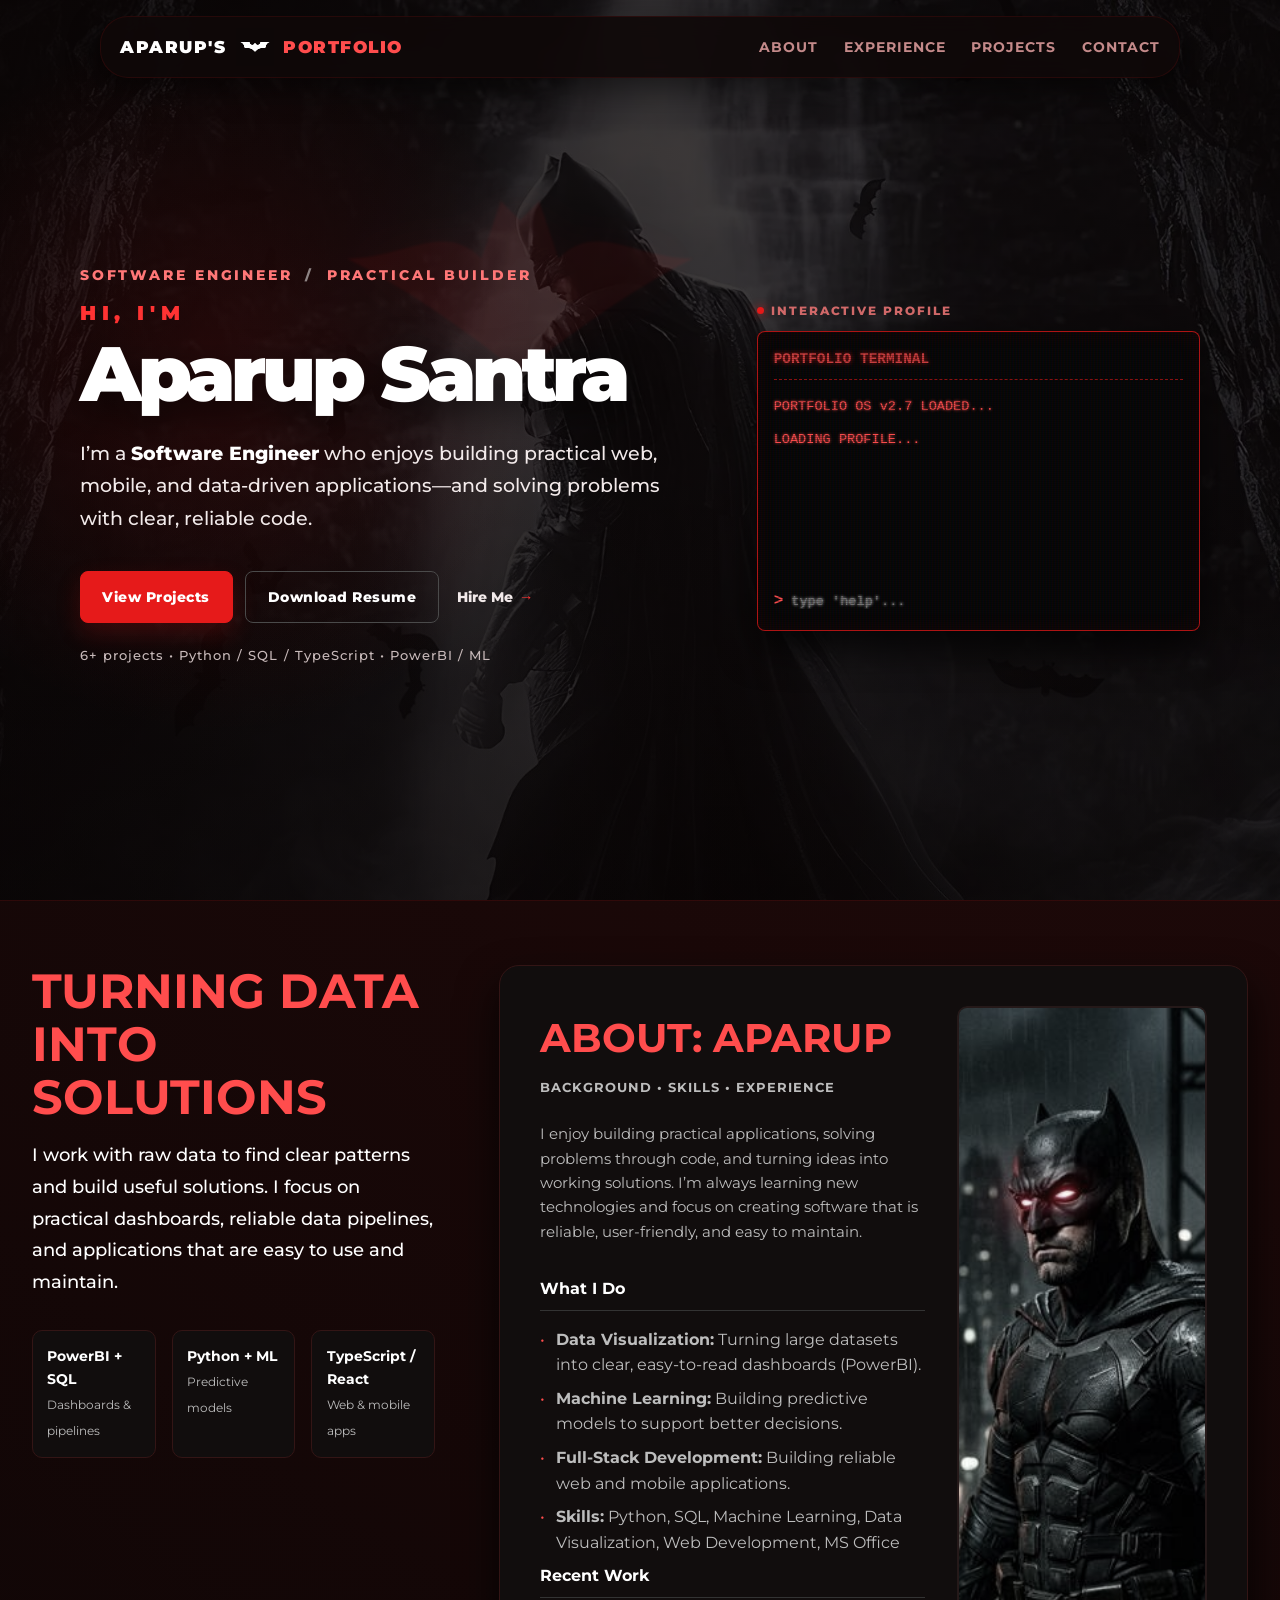
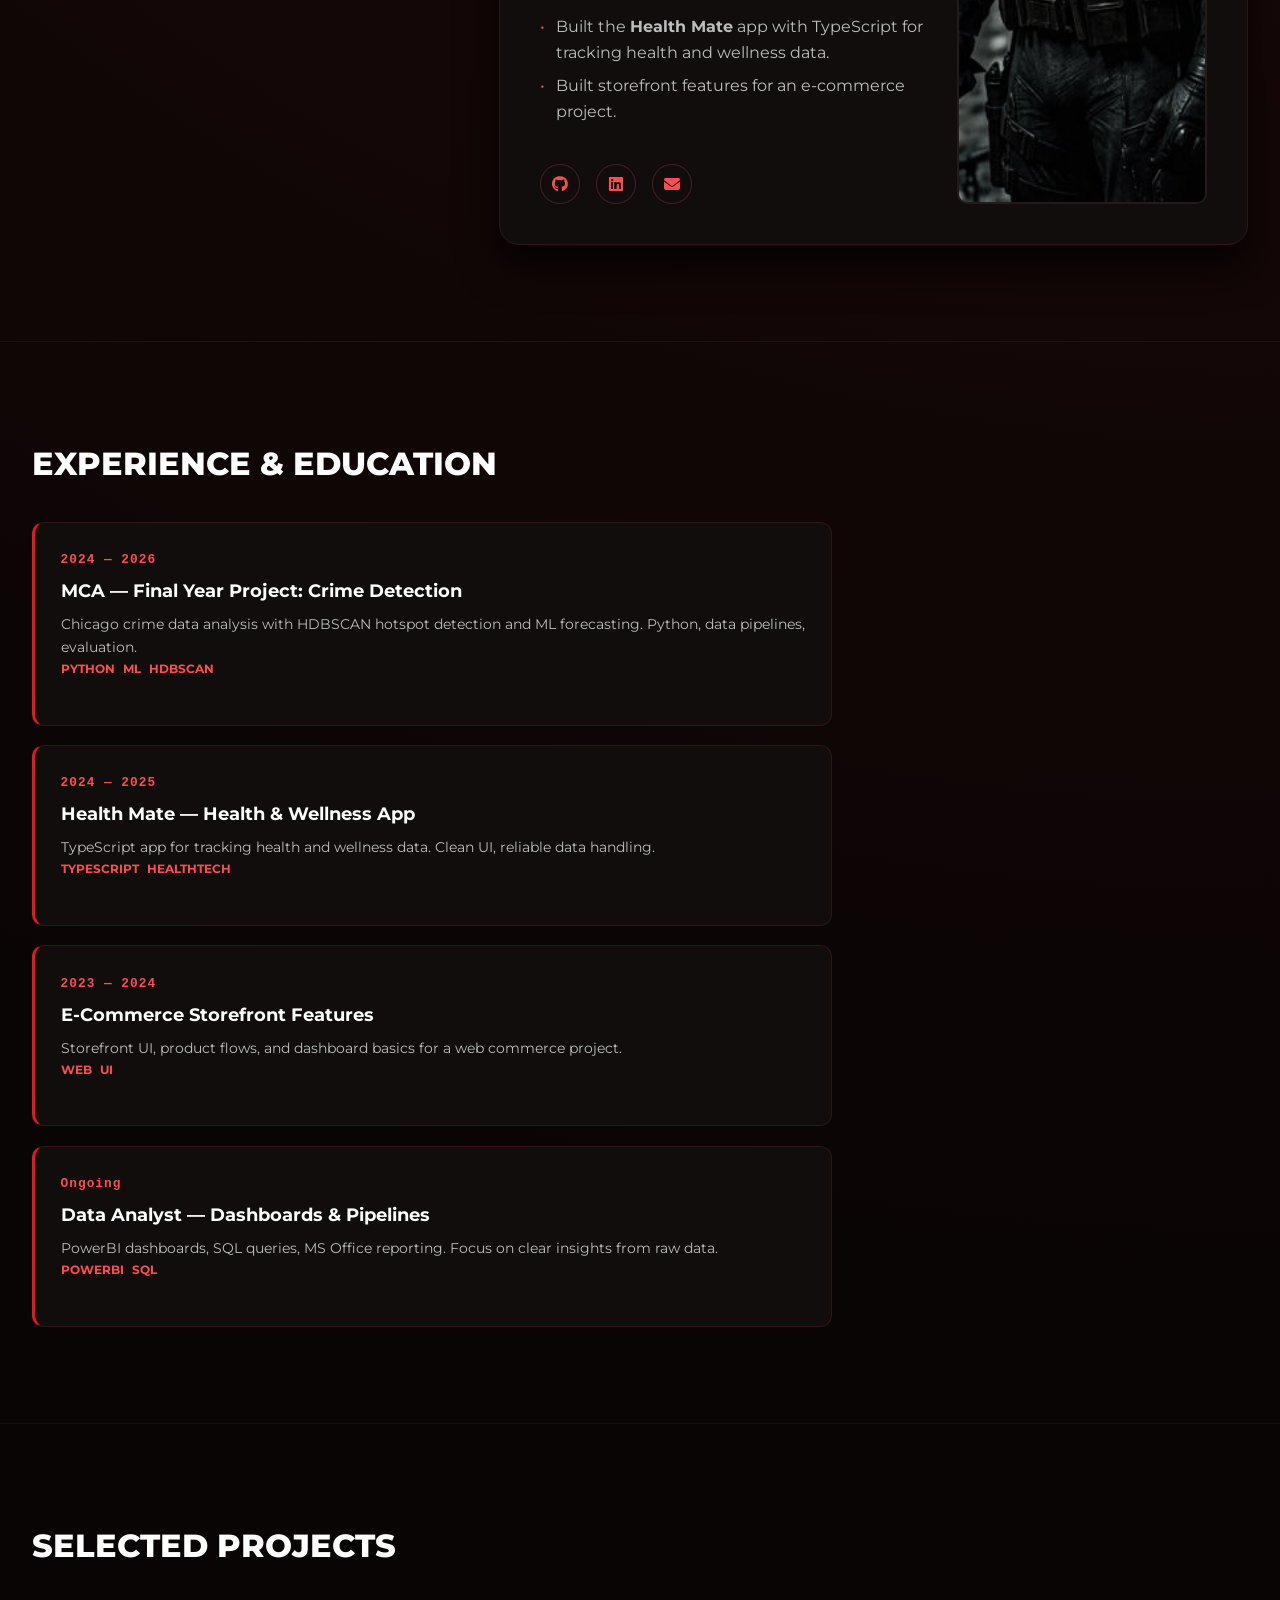
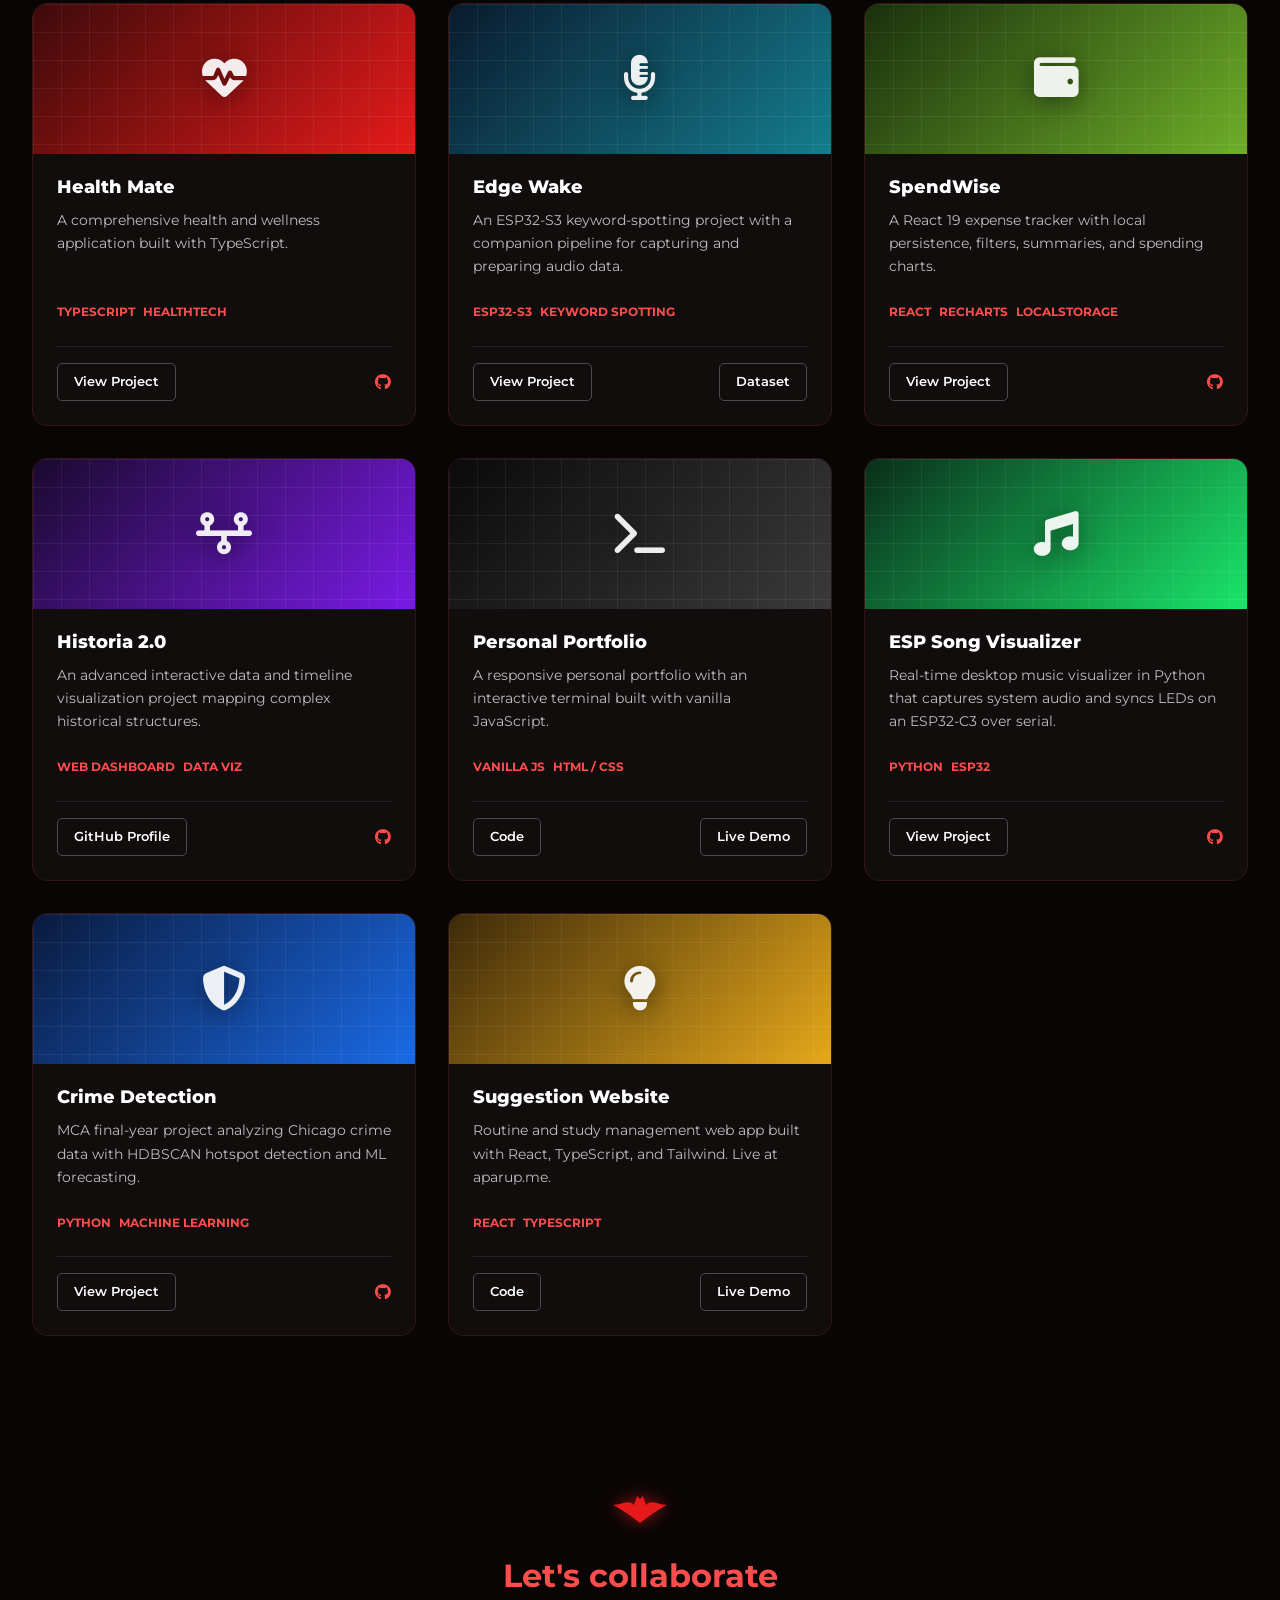
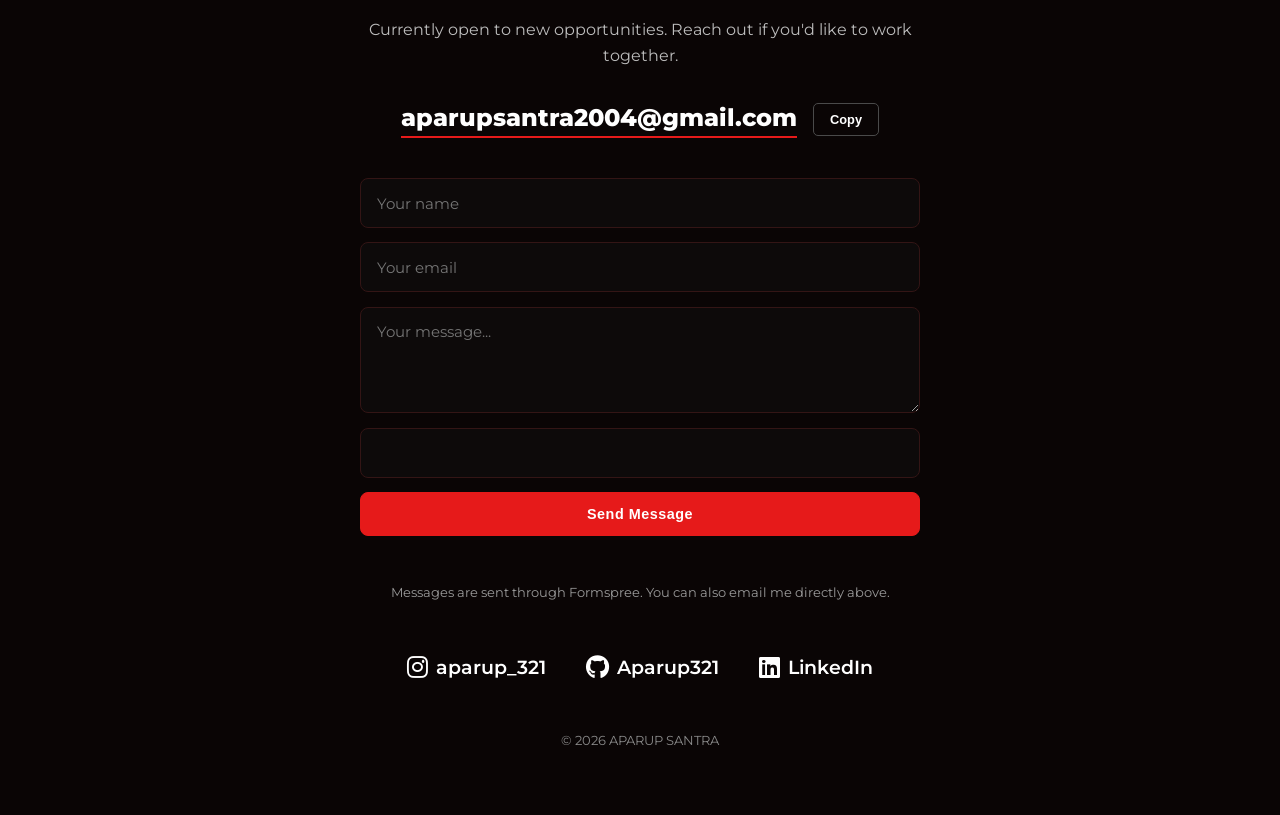
<file: index.html>
<!DOCTYPE html>
<html lang="en">

<head>
    <meta charset="UTF-8">
    <meta name="viewport" content="width=device-width, initial-scale=1.0">
    <title>Aparup Santra - Software Engineer &amp; Tech Enthusiast</title>
    <link rel="icon" type="image/png" href="assets/icons/icon-192.png">
    <link rel="apple-touch-icon" href="assets/icons/icon-192.png">
    <link rel="manifest" href="manifest.webmanifest">
    <meta name="apple-mobile-web-app-capable" content="yes">
    <meta name="mobile-web-app-capable" content="yes">
    <meta name="referrer" content="strict-origin-when-cross-origin">
    <link rel="preload" as="image" href="assets/images/batcave-bg.webp" type="image/webp" fetchpriority="high">
    <meta name="description" content="Aparup Santra is a software engineer and data analyst building web apps, mobile apps, dashboards, and data-driven solutions.">
    <meta name="author" content="Aparup Santra">
    <meta name="theme-color" content="#0a0505">
    <link rel="canonical" href="https://aparup.xyz/">
    <meta property="og:type" content="website">
    <meta property="og:title" content="Aparup Santra - Software Engineer &amp; Tech Enthusiast">
    <meta property="og:description" content="Aparup Santra is a software engineer and data analyst building web apps, mobile apps, dashboards, and data-driven solutions.">
    <meta property="og:url" content="https://aparup.xyz/">
    <meta property="og:image" content="https://aparup.xyz/assets/images/og-image.jpg">
    <meta property="og:image:alt" content="Dark Batman-inspired portfolio artwork for Aparup Santra">
    <meta property="og:image:type" content="image/jpeg">
    <meta property="og:image:width" content="1200">
    <meta property="og:image:height" content="630">
    <meta name="twitter:card" content="summary_large_image">
    <meta name="twitter:title" content="Aparup Santra - Software Engineer &amp; Tech Enthusiast">
    <meta name="twitter:description" content="Aparup Santra is a software engineer and data analyst building web apps, mobile apps, dashboards, and data-driven solutions.">
    <meta name="twitter:image" content="https://aparup.xyz/assets/images/og-image.jpg">
    <meta name="twitter:image:alt" content="Dark Batman-inspired portfolio artwork for Aparup Santra">
    <!-- Load FontAwesome for icons -->
    <link rel="stylesheet" href="https://cdnjs.cloudflare.com/ajax/libs/font-awesome/6.4.0/css/all.min.css"
        integrity="sha384-iw3OoTErCYJJB9mCa8LNS2hbsQ7M3C0EpIsO/H5+EGAkPGc6rk+V8i04oW/K5xq0" crossorigin="anonymous">
    <link rel="stylesheet" href="styles/main.css">
    <script type="application/ld+json">
    {
      "@context": "https://schema.org",
      "@type": "Person",
      "name": "Aparup Santra",
      "url": "https://aparup.xyz/",
       "jobTitle": "Software Engineer & Tech Enthusiast",
       "description": "Aparup Santra is a software engineer and data analyst building web apps, mobile apps, dashboards, and data-driven solutions.",
       "image": "https://aparup.xyz/assets/images/og-image.jpg",
       "knowsAbout": [
         "Python",
         "SQL",
         "TypeScript",
         "React",
         "Power BI",
         "Machine Learning",
         "Data Visualization"
       ],
      "email": "mailto:aparupsantra2004@gmail.com",
      "sameAs": [
        "https://github.com/Aparup321",
        "https://www.instagram.com/aparup_321/",
        "https://www.linkedin.com/in/aparup-santra-869a1743a/"
      ]
    }
    </script>
</head>

<body>
    <a class="skip-link" href="#main">Skip to content</a>
    <!-- Matrix Canvas Overlay -->
    <canvas id="matrix-canvas" aria-hidden="true"></canvas>


    <header class="nav-wrapper">
        <nav aria-label="Primary">
            <div class="nav-left">
                <span class="brand-left">APARUP'S</span>
                <img class="main-logo-img" src="assets/images/logo.png" alt="Aparup Santra logo" width="38" height="38" fetchpriority="high">
                <span class="brand-right">PORTFOLIO</span>
            </div>
            <button class="nav-toggle" type="button" aria-expanded="false" aria-controls="nav-menu" aria-label="Toggle menu"><i class="fas fa-bars" aria-hidden="true"></i></button>
            <ul class="nav-links" id="nav-menu">
                <li><a href="#about-details">About</a></li>
                <li><a href="#experience">Experience</a></li>
                <li><a href="#work">Projects</a></li>
                <li><a href="#contact">Contact</a></li>
            </ul>
        </nav>
    </header>

    <main id="main" tabindex="-1">
    <section class="hero hero-main" id="about" aria-labelledby="hero-title">
        <div class="container hero-grid hero-main-grid">

            <!-- Left Side Intro Text -->
            <div class="hero-left hero-intro">
                <!-- Bat Signal Background -->
                <div class="bat-signal" aria-hidden="true">
                    <svg class="bat-signal-svg" viewBox="0 0 100 50">
                        <path d="M 50 45 Q 25 25 5 15 C 20 15 30 5 40 15 L 45 0 L 50 5 L 55 0 L 60 15 C 70 5 80 15 95 15 Q 75 25 50 45 Z" />
                    </svg>
                </div>
                <p class="hero-eyebrow">SOFTWARE ENGINEER <span aria-hidden="true">/</span> PRACTICAL BUILDER</p>
                <h1 class="hero-title" id="hero-title">
                    <span class="hero-title-greeting">HI, I'M</span>
                    <span class="hero-title-name">Aparup Santra</span>
                </h1>
                <p class="hero-lede">I’m a <strong>Software Engineer</strong> who enjoys building practical web, mobile, and data-driven applications—and solving problems with clear, reliable code.</p>
                <div class="hero-cta" role="group" aria-label="Hero actions">
                    <a href="#work" class="btn-primary">View Projects</a>
                    <a href="assets/resume.pdf" class="btn-secondary" download>Download Resume</a>
                    <a href="#contact" class="hero-contact-link">Hire Me <span aria-hidden="true">→</span></a>
                </div>
                <p class="hero-stats">6+ projects • Python / SQL / TypeScript • PowerBI / ML</p>
            </div>

            <div class="hero-right hero-terminal-side">
                <div class="hero-terminal-wrap">
                <p class="terminal-label"><span class="terminal-status" aria-hidden="true"></span> INTERACTIVE PROFILE</p>
                <div class="terminal-container">
                    <div class="terminal-header">PORTFOLIO TERMINAL</div>
                    <div id="terminal-output" role="log" aria-label="Terminal output" aria-live="off"></div>
                    <div id="terminal-announcer" class="visually-hidden" aria-live="polite" aria-atomic="true"></div>
                    <div class="terminal-input-line">
                        <span aria-hidden="true">></span>
                        <label class="visually-hidden" for="terminal-input">Terminal input</label>
                        <input type="text" id="terminal-input" placeholder="type 'help'..." autocomplete="off" spellcheck="false">
                    </div>
                </div>
                </div>
            </div>

        </div>
    </section>

    <!-- About Details Section -->
    <section class="hero about-details-section" id="about-details">
        <div class="container hero-grid about-details-grid">

            <!-- Left Side Intro -->
            <div class="hero-left">
                <h2 class="glitch-title about-intro-title">TURNING DATA<br>INTO SOLUTIONS</h2>
                <p>I work with raw data to find clear patterns and build useful solutions. I focus on practical dashboards, reliable data pipelines, and applications that are easy to use and maintain.</p>
                <div class="about-highlights">
                    <div><strong>PowerBI + SQL</strong><span>Dashboards & pipelines</span></div>
                    <div><strong>Python + ML</strong><span>Predictive models</span></div>
                    <div><strong>TypeScript / React</strong><span>Web & mobile apps</span></div>
                </div>
            </div>

            <!-- Right Side Details Card -->
            <div class="hero-right">
                <div class="hero-card about-card">
                    <div class="hero-card-content">
                        <h2 class="glitch-title">ABOUT: APARUP</h2>
                        <h3>Background • Skills • Experience</h3>

                        <p class="about-summary">
                           I enjoy building practical applications, solving problems through code, and turning
                            ideas into working solutions. I’m always learning new technologies and focus on 
                            creating software that is reliable, user-friendly, and easy to maintain.
                        </p>

                        <h4 class="bio-heading">
                            What I Do</h4>
                        <ul class="bio-list bio-list-spaced">
                            <li><strong>Data Visualization:</strong> Turning large datasets into clear, easy-to-read dashboards (PowerBI).</li>
                            <li><strong>Machine Learning:</strong> Building predictive models to support better decisions.</li>
                            <li><strong>Full-Stack Development:</strong> Building reliable web and mobile applications.</li>
                            <li><strong>Skills:</strong> Python, SQL, Machine Learning, Data Visualization, Web
                                Development, MS Office</li>
                        </ul>

                        <h4 class="bio-heading">
                            Recent Work</h4>
                        <ul class="bio-list">
                            <li>Built the <strong>Health Mate</strong> app with TypeScript for tracking health and wellness data.</li>
                            <li>Built storefront features for an e-commerce project.</li>
                        </ul>
                        <div class="card-socials">
                            <a href="https://github.com/Aparup321" target="_blank" rel="noopener" aria-label="GitHub"><i class="fab fa-github"></i></a>
                            <a href="https://www.linkedin.com/in/aparup-santra-869a1743a/" target="_blank" rel="noopener" aria-label="LinkedIn"><i class="fab fa-linkedin"></i></a>
                            <a href="mailto:aparupsantra2004@gmail.com" aria-label="Email"><i class="fas fa-envelope"></i></a>
                        </div>
                    </div>
                    <div class="hero-card-image">
                            <img src="assets/images/portrait.jpg" alt="Batman-inspired artwork in a dark city" loading="lazy" width="600" height="600">
                    </div>
                </div>



            </div>
        </div>
    </section>

    <!-- Experience & Education Section -->
    <!-- Keep this timeline aligned with current education and project work. -->
    <section id="experience">
        <div class="container">
            <h2 class="section-title glitch-title">Experience & Education</h2>
            <div class="timeline">
                <div class="timeline-item">
                    <span class="timeline-date">2024 — 2026</span>
                    <h3>MCA — Final Year Project: Crime Detection</h3>
                    <p>Chicago crime data analysis with HDBSCAN hotspot detection and ML forecasting. Python, data pipelines, evaluation.</p>
                    <div class="tags"><span class="tag">Python</span><span class="tag">ML</span><span class="tag">HDBSCAN</span></div>
                </div>
                <div class="timeline-item">
                    <span class="timeline-date">2024 — 2025</span>
                    <h3>Health Mate — Health & Wellness App</h3>
                    <p>TypeScript app for tracking health and wellness data. Clean UI, reliable data handling.</p>
                    <div class="tags"><span class="tag">TypeScript</span><span class="tag">HealthTech</span></div>
                </div>
                <div class="timeline-item">
                    <span class="timeline-date">2023 — 2024</span>
                    <h3>E-Commerce Storefront Features</h3>
                    <p>Storefront UI, product flows, and dashboard basics for a web commerce project.</p>
                    <div class="tags"><span class="tag">Web</span><span class="tag">UI</span></div>
                </div>
                <div class="timeline-item">
                    <span class="timeline-date">Ongoing</span>
                    <h3>Data Analyst — Dashboards & Pipelines</h3>
                    <p>PowerBI dashboards, SQL queries, MS Office reporting. Focus on clear insights from raw data.</p>
                    <div class="tags"><span class="tag">PowerBI</span><span class="tag">SQL</span></div>
                </div>
            </div>
        </div>
    </section>

    <!-- Projects Section -->
    <section id="work">
        <div class="container">
            <h2 class="section-title glitch-title">Selected Projects</h2>

            <div class="projects-grid">
                <!-- Project 1 -->
                <div class="card">
                    <div class="project-thumb thumb-1">
                        <i class="fas fa-heart-pulse" aria-hidden="true"></i>
                    </div>
                    <h3 class="card-header">
                        Health Mate
                    </h3>
                    <div class="card-body">
                        <p>A comprehensive health and wellness application built with TypeScript.</p>
                        <div class="tags">
                            <span class="tag">TypeScript</span>
                            <span class="tag">HealthTech</span>
                        </div>
                        <div class="card-footer">
                            <a href="https://github.com/Aparup321/health-mate-2.0" target="_blank" rel="noopener"
                                class="btn-small">View Project</a>
                            <i class="fab fa-github card-link-icon" aria-hidden="true"></i>
                        </div>
                    </div>
                </div>

                <!-- Project 2 -->
                <div class="card">
                    <div class="project-thumb thumb-7">
                        <i class="fas fa-microphone-lines" aria-hidden="true"></i>
                    </div>
                    <h3 class="card-header">
                        Edge Wake
                    </h3>
                    <div class="card-body">
                        <p>An ESP32-S3 keyword-spotting project with a companion pipeline for capturing and preparing audio data.</p>
                        <div class="tags">
                            <span class="tag">ESP32-S3</span>
                            <span class="tag">Keyword Spotting</span>
                        </div>
                        <div class="card-footer">
                            <a href="https://github.com/Aparup321/edge_wake" target="_blank" rel="noopener" class="btn-small">View Project</a>
                            <a href="https://github.com/Aparup321/edge_wake_dataset" target="_blank" rel="noopener" class="btn-small">Dataset</a>
                        </div>
                    </div>
                </div>

                <!-- Project 3 -->
                <div class="card">
                    <div class="project-thumb thumb-8">
                        <i class="fas fa-wallet" aria-hidden="true"></i>
                    </div>
                    <h3 class="card-header">
                        SpendWise
                    </h3>
                    <div class="card-body">
                        <p>A React 19 expense tracker with local persistence, filters, summaries, and spending charts.</p>
                        <div class="tags">
                            <span class="tag">React</span>
                            <span class="tag">Recharts</span>
                            <span class="tag">LocalStorage</span>
                        </div>
                        <div class="card-footer">
                            <a href="https://github.com/Aparup321/expense-tracker" target="_blank" rel="noopener" class="btn-small">View Project</a>
                            <i class="fab fa-github card-link-icon" aria-hidden="true"></i>
                        </div>
                    </div>
                </div>

                <!-- Project 4 -->
                <div class="card">
                    <div class="project-thumb thumb-2">
                        <i class="fas fa-timeline" aria-hidden="true"></i>
                    </div>
                    <h3 class="card-header">
                        Historia 2.0
                    </h3>
                    <div class="card-body">
                        <p>An advanced interactive data and timeline visualization project mapping complex historical
                            structures.</p>
                        <div class="tags">
                            <span class="tag">Web Dashboard</span>
                            <span class="tag">Data Viz</span>
                        </div>
                        <div class="card-footer">
                            <a href="https://github.com/Aparup321?tab=repositories" target="_blank" rel="noopener" class="btn-small">GitHub Profile</a>
                            <i class="fab fa-github card-link-icon" aria-hidden="true"></i>
                        </div>
                    </div>
                </div>

                <!-- Project 5 -->
                <div class="card">
                    <div class="project-thumb thumb-3">
                        <i class="fas fa-terminal" aria-hidden="true"></i>
                    </div>
                    <h3 class="card-header">
                        Personal Portfolio
                    </h3>
                    <div class="card-body">
                        <p>A responsive personal portfolio with an interactive terminal built with vanilla JavaScript.</p>
                        <div class="tags">
                            <span class="tag">Vanilla JS</span>
                            <span class="tag">HTML / CSS</span>
                        </div>
                        <div class="card-footer">
                            <a href="https://github.com/Aparup321/portfolio" target="_blank" rel="noopener" class="btn-small">Code</a>
                            <a href="https://aparup.xyz" target="_blank" rel="noopener" class="btn-small">Live Demo</a>
                        </div>
                    </div>
                </div>

                <!-- Project 6 -->
                <div class="card">
                    <div class="project-thumb thumb-4">
                        <i class="fas fa-music" aria-hidden="true"></i>
                    </div>
                    <h3 class="card-header">
                        ESP Song Visualizer
                    </h3>
                    <div class="card-body">
                        <p>Real-time desktop music visualizer in Python that captures system audio and syncs LEDs on an ESP32-C3 over serial.</p>
                        <div class="tags">
                            <span class="tag">Python</span>
                            <span class="tag">ESP32</span>
                        </div>
                        <div class="card-footer">
                            <a href="https://github.com/Aparup321/esp_song" target="_blank" rel="noopener" class="btn-small">View
                                Project</a>
                            <i class="fab fa-github card-link-icon" aria-hidden="true"></i>
                        </div>
                    </div>
                </div>

                <!-- Project 7 -->
                <div class="card">
                    <div class="project-thumb thumb-5">
                        <i class="fas fa-shield-halved" aria-hidden="true"></i>
                    </div>
                    <h3 class="card-header">
                        Crime Detection
                    </h3>
                    <div class="card-body">
                        <p>MCA final-year project analyzing Chicago crime data with HDBSCAN hotspot detection and ML forecasting.</p>
                        <div class="tags">
                            <span class="tag">Python</span>
                            <span class="tag">Machine Learning</span>
                        </div>
                        <div class="card-footer">
                            <a href="https://github.com/Aparup321/crime_detection" target="_blank" rel="noopener" class="btn-small">View
                                Project</a>
                            <i class="fab fa-github card-link-icon" aria-hidden="true"></i>
                        </div>
                    </div>
                </div>

                <!-- Project 8 -->
                <div class="card">
                    <div class="project-thumb thumb-6">
                        <i class="fas fa-lightbulb" aria-hidden="true"></i>
                    </div>
                    <h3 class="card-header">
                        Suggestion Website
                    </h3>
                    <div class="card-body">
                        <p>Routine and study management web app built with React, TypeScript, and Tailwind. Live at aparup.me.</p>
                        <div class="tags">
                            <span class="tag">React</span>
                            <span class="tag">TypeScript</span>
                        </div>
                        <div class="card-footer">
                            <a href="https://github.com/Aparup321/suggestion_website" target="_blank" rel="noopener" class="btn-small">Code</a>
                            <a href="https://aparup.me" target="_blank" rel="noopener" class="btn-small">Live Demo</a>
                        </div>
                    </div>
                </div>


            </div>
        </div>
    </section>

    </main>

    <footer class="footer" id="contact">
        <div class="container">
            <div class="footer-bat" aria-hidden="true">
                <svg class="footer-bat-svg" viewBox="0 0 100 50">
                    <path
                        d="M 50 45 Q 25 25 5 15 C 20 15 30 5 40 15 L 45 0 L 50 5 L 55 0 L 60 15 C 70 5 80 15 95 15 Q 75 25 50 45 Z" />
                </svg>
            </div>
            <h2 class="footer-title">Let's collaborate</h2>
            <p class="footer-description">Currently open to
                new opportunities. Reach out if you'd like to work together.</p>
            <div class="email-row contact-email-row">
                <a href="mailto:aparupsantra2004@gmail.com"
                    class="contact-email-link">aparupsantra2004@gmail.com</a>
                <button id="copy-email" type="button" class="btn-small" data-email="aparupsantra2004@gmail.com" aria-label="Copy email address">Copy</button>
            </div>
            <form id="contact-form" class="contact-form" action="https://formspree.io/f/myeejlvw" method="POST" aria-label="Contact form">
                <label class="visually-hidden" for="cf-name">Your name</label>
                <input id="cf-name" name="name" type="text" placeholder="Your name" required autocomplete="name">
                <label class="visually-hidden" for="cf-email">Your email</label>
                <input id="cf-email" name="email" type="email" placeholder="Your email" required autocomplete="email">
                <label class="visually-hidden" for="cf-message">Your message</label>
                <textarea id="cf-message" name="message" placeholder="Your message..." required rows="4"></textarea>
                <label class="visually-hidden" for="cf-website">Leave this field blank</label>
                <input id="cf-website" name="_gotcha" type="text" tabindex="-1" autocomplete="off">
                <input type="hidden" name="_subject" value="New portfolio contact from aparup.xyz">
                <button id="contact-submit" type="submit" class="btn-primary">Send Message</button>
                <p id="form-status" class="form-status" role="status" aria-live="polite" aria-atomic="true"></p>
                <p class="form-hint">Messages are sent through Formspree. You can also email me directly above.</p>
            </form>
            <div class="footer-socials">
                <a href="https://www.instagram.com/aparup_321/" target="_blank" rel="noopener" class="footer-social-link">
                    <i class="fab fa-instagram" aria-hidden="true"></i> aparup_321
                </a>
                <a href="https://github.com/Aparup321" target="_blank" rel="noopener" class="footer-social-link">
                    <i class="fab fa-github" aria-hidden="true"></i> Aparup321
                </a>
                <a href="https://www.linkedin.com/in/aparup-santra-869a1743a/" target="_blank" rel="noopener" class="footer-social-link">
                    <i class="fab fa-linkedin" aria-hidden="true"></i> LinkedIn
                </a>
            </div>
            <p class="footer-copyright">© <span id="year">2026</span> APARUP SANTRA</p>
        </div>
    </footer>

    <button id="to-top" type="button" aria-label="Back to top"><i class="fas fa-arrow-up" aria-hidden="true"></i></button>



    <!-- Scripts -->
    <script src="js/terminal.js"></script>
    <script src="js/enhancements.js" defer></script>
    <script src="js/pwa.js" defer></script>
    <script src="js/site.js" defer></script>
</body>

</html>
</file>
<file: styles/main.css>
@font-face {
  font-family: 'Montserrat';
  font-style: normal;
  font-weight: 400 900;
  font-display: swap;
  src: url('../assets/fonts/montserrat-latin.woff2') format('woff2');
}

:root {
  --bg-dark: #0a0505;
  --bg-gradient: radial-gradient(circle at top right, #240a0a 0%, var(--bg-dark) 50%);
  --accent-red: #e61a1a;
  --accent-red-text: #ff4d4d;
  --accent-red-bright: #ff3333;
  --text-main: #ffffff;
  --text-muted: #bdbdbd;
  
  --panel-bg: #110d0d;
  --panel-border: 1px solid #331515;
}

* {
  box-sizing: border-box;
  margin: 0;
  padding: 0;
}

html {
  scroll-behavior: smooth;
  scroll-padding-top: 6rem;
  background: var(--bg-dark);
}

body {
  font-family: 'Montserrat', sans-serif;
  background: var(--bg-gradient);
  color: var(--text-main);
  line-height: 1.6;
  overflow-x: hidden;
}

/* Utilities */
.container {
  max-width: 1300px;
  margin: 0 auto;
  padding: 0 2rem;
}

section {
  padding: 6rem 0;
}

.section-title {
  font-size: 2rem;
  font-weight: 800;
  text-transform: uppercase;
  margin-bottom: 2rem;
  color: white;
}

/* Navigation - Floating Pill */
.nav-wrapper {
  display: flex;
  justify-content: center;
  padding: 1rem 1rem 0;
  position: fixed;
  top: 0;
  left: 0;
  right: 0;
  width: 100%;
  z-index: 100;
}

nav {
  display: flex;
  align-items: center;
  gap: 1rem;
  background-color: rgba(15, 8, 8, 0.9);
  backdrop-filter: blur(10px);
  padding: 0.7rem 1.2rem;
  border-radius: 28px;
  width: min(94%, 1080px);
  box-shadow: 0 10px 30px rgba(0,0,0,0.5);
  border: 1px solid rgba(255, 30, 30, 0.1);
}

.nav-left {
  display: flex;
  align-items: center;
  gap: 0.6rem;
  min-width: 0;
  flex-shrink: 1;
}

.brand-left, .brand-right {
  font-weight: 900;
  font-size: clamp(0.85rem, 0.6rem + 1vw, 1.05rem);
  letter-spacing: 1.5px;
  white-space: nowrap;
}
.brand-left { color: white; }
.brand-right { color: var(--accent-red-text); }

.main-logo-img {
  height: 38px;
  width: auto;
  flex-shrink: 0;
  /* CSS magic: Invert the black bat to white, and contrast the grey background out. Then screen blend removes the background entirely! */
  filter: invert(1) contrast(200%);
  mix-blend-mode: screen;
}

.nav-toggle {
  display: none;
  margin-left: auto;
  background: transparent;
  border: 1px solid #4a2020;
  color: white;
  border-radius: 10px;
  width: 42px;
  height: 42px;
  align-items: center;
  justify-content: center;
  cursor: pointer;
  font-size: 1.1rem;
}

.nav-links {
  display: flex;
  gap: clamp(1rem, 2vw, 2rem);
  list-style: none;
  align-items: center;
  margin-left: auto;
}

.nav-links a {
  text-decoration: none;
  color: #c48a8a; /* Faded pink-red from reference */
  font-weight: 700;
  font-size: 0.9rem;
  text-transform: uppercase;
  letter-spacing: 1px;
  display: inline-block;
  transition: all 0.2s cubic-bezier(0.25, 1, 0.5, 1);
}

.nav-links a:hover {
  color: white;
  transform: translate(-2px, -2px);
  text-shadow: 3px 3px 0 var(--accent-red);
}

.nav-links a:active {
  transform: translate(0, 0);
  text-shadow: 0 0 0 var(--accent-red);
}

/* Hero Section - Split Layout */
.hero {
  min-height: 100vh;
  display: flex;
  align-items: center;
  padding-top: 8rem; /* Account for navbar */
  background: linear-gradient(to right, rgba(10, 5, 5, 0.9) 0%, rgba(10, 5, 5, 0.7) 100%), url('../assets/images/batcave-bg.jpg') center/cover no-repeat;
  background-attachment: fixed;
}

@supports (background-image: image-set(url('../assets/images/batcave-bg.webp') type('image/webp'))) {
  .hero {
    background-image: linear-gradient(to right, rgba(10, 5, 5, 0.9) 0%, rgba(10, 5, 5, 0.7) 100%), image-set(
      url('../assets/images/batcave-bg.webp') type('image/webp'),
      url('../assets/images/batcave-bg.jpg') type('image/jpeg')
    );
  }
}

.hero-grid {
  display: grid;
  grid-template-columns: 1fr 1fr;
  gap: 4rem;
  align-items: center;
}

@media (min-width: 901px) {
  /* Give the About card enough room for readable text beside the image. */
  #about-details .hero-grid {
    grid-template-columns: minmax(0, 0.7fr) minmax(0, 1.3fr);
  }
}

.hero-left h1 {
  font-size: clamp(2.5rem, 7vw, 5.5rem);
  font-weight: 900;
  line-height: 1.1;
  text-transform: uppercase;
  margin-bottom: 1.5rem;
  color: var(--accent-red-text);
  /* Slight glow as in reference */
  text-shadow: 0 0 20px rgba(230, 26, 26, 0.3);
}

.hero-left p {
  font-size: 1.1rem;
  font-weight: 500;
  color: var(--text-main);
  max-width: 500px;
  line-height: 1.8;
}

.hero-right {
  display: flex;
  justify-content: flex-end;
}

/* Focused hero hierarchy: keep the cinematic backdrop, but let the name lead. */
#about.hero-main {
  position: relative;
  overflow: hidden;
}

#about.hero-main::before {
  content: '';
  position: absolute;
  inset: 0;
  background:
    radial-gradient(circle at 17% 42%, rgba(230, 26, 26, 0.12), transparent 30%),
    linear-gradient(180deg, transparent 48%, rgba(5, 2, 2, 0.38) 100%);
  pointer-events: none;
  z-index: 0;
}

#about.hero-main > .container {
  position: relative;
  z-index: 1;
}

#about .hero-main-grid {
  grid-template-columns: minmax(0, 1.15fr) minmax(320px, 0.85fr);
  gap: clamp(2.5rem, 6vw, 6rem);
}

#about .hero-intro {
  position: relative;
  isolation: isolate;
}

#about .hero-intro > :not(.bat-signal) {
  position: relative;
  z-index: 1;
}

#about .bat-signal {
  top: -4rem;
  right: -2rem;
  width: clamp(230px, 30vw, 390px);
  height: auto;
  opacity: 0.08;
  filter: blur(1px) drop-shadow(0 0 24px rgba(230, 26, 26, 0.45));
  z-index: 0;
}

#about .hero-eyebrow {
  margin: 0 0 1rem;
  color: #ff7777;
  font-size: clamp(0.72rem, 0.5rem + 0.5vw, 0.95rem);
  font-weight: 800;
  letter-spacing: 0.2em;
  line-height: 1.4;
}

#about .hero-eyebrow span {
  color: rgba(255, 255, 255, 0.5);
  margin: 0 0.35rem;
}

#about .hero-title {
  margin: 0 0 1.75rem;
  color: #fff;
  font-size: 1rem;
  font-weight: 900;
  line-height: 1;
  text-transform: none;
  text-shadow: 0 12px 36px rgba(0, 0, 0, 0.65);
}

#about .hero-title-greeting {
  display: block;
  margin-bottom: 0.75rem;
  color: var(--accent-red-bright);
  font-size: clamp(0.95rem, 0.7rem + 0.7vw, 1.35rem);
  letter-spacing: 0.28em;
  line-height: 1.2;
}

#about .hero-title-name {
  display: block;
  color: #fff;
  font-size: clamp(3rem, 6vw, 5.8rem);
  letter-spacing: -0.055em;
  line-height: 0.94;
  text-wrap: balance;
}

#about .hero-lede {
  max-width: 600px;
  margin: 0;
  color: #f2eaea;
  font-size: clamp(1rem, 0.88rem + 0.35vw, 1.2rem);
  font-weight: 500;
  line-height: 1.75;
}

#about .hero-lede strong {
  color: #fff;
  font-weight: 800;
}

#about .hero-cta {
  align-items: center;
  gap: 0.8rem;
  margin-top: 2.25rem;
}

#about .hero-cta .btn-primary,
#about .hero-cta .btn-secondary {
  min-height: 3.1rem;
  display: inline-flex;
  align-items: center;
  justify-content: center;
  padding: 0.85rem 1.35rem;
}

#about .hero-cta .btn-primary {
  box-shadow: 0 10px 24px rgba(230, 26, 26, 0.2);
}

#about .hero-cta .btn-primary:hover {
  background: var(--accent-red-bright);
  color: #fff;
  border-color: var(--accent-red-bright);
  box-shadow: 0 12px 28px rgba(230, 26, 26, 0.35);
}

#about .hero-cta .btn-secondary:hover {
  background: rgba(230, 26, 26, 0.08);
}

#about .hero-contact-link {
  display: inline-flex;
  align-items: center;
  gap: 0.35rem;
  min-height: 3.1rem;
  padding: 0.85rem 0.35rem;
  color: #f2eaea;
  font-size: 0.9rem;
  font-weight: 800;
  text-decoration: none;
  transition: color 0.25s ease, transform 0.25s ease;
}

#about .hero-contact-link span {
  color: var(--accent-red-bright);
  transition: transform 0.25s ease;
}

#about .hero-contact-link:hover {
  color: #fff;
  transform: translateY(-2px);
}

#about .hero-contact-link:hover span {
  transform: translateX(3px);
}

#about .hero-stats {
  margin-top: 1.35rem !important;
  color: #c8baba !important;
  font-size: 0.8rem !important;
  letter-spacing: 0.08em;
  line-height: 1.7;
}

#about .hero-terminal-side {
  align-items: center;
}

#about .hero-terminal-wrap {
  max-width: 460px;
  opacity: 0.9;
}

#about .terminal-label {
  display: flex;
  align-items: center;
  gap: 0.45rem;
  margin-bottom: 0.7rem;
  color: #d36a6a;
  font-size: 0.75rem;
  letter-spacing: 0.16em;
}

#about .terminal-status {
  width: 0.45rem;
  height: 0.45rem;
  border-radius: 50%;
  background: var(--accent-red);
  box-shadow: 0 0 10px rgba(230, 26, 26, 0.8);
}

#about .terminal-container {
  border-color: rgba(230, 26, 26, 0.75);
  box-shadow: inset 0 0 20px rgba(255, 0, 0, 0.08), 0 18px 36px rgba(0, 0, 0, 0.72);
}

@keyframes hero-rise {
  from {
    opacity: 0;
    transform: translateY(14px);
  }
  to {
    opacity: 1;
    transform: translateY(0);
  }
}

#about .hero-left.reveal.visible .hero-eyebrow,
#about .hero-left.reveal.visible .hero-title,
#about .hero-left.reveal.visible .hero-lede,
#about .hero-left.reveal.visible .hero-cta,
#about .hero-left.reveal.visible .hero-stats,
#about .hero-right.reveal.visible .hero-terminal-wrap {
  animation: hero-rise 0.7s cubic-bezier(0.22, 1, 0.36, 1) both;
}

#about .hero-left.reveal.visible .hero-eyebrow { animation-delay: 0.04s; }
#about .hero-left.reveal.visible .hero-title { animation-delay: 0.1s; }
#about .hero-left.reveal.visible .hero-lede { animation-delay: 0.17s; }
#about .hero-left.reveal.visible .hero-cta { animation-delay: 0.24s; }
#about .hero-left.reveal.visible .hero-stats { animation-delay: 0.31s; }
#about .hero-right.reveal.visible .hero-terminal-wrap { animation-delay: 0.2s; }

.bat-signal-svg {
  fill: var(--accent-red);
}

.hero-terminal-wrap {
  width: 100%;
  max-width: 500px;
}

.terminal-label {
  color: var(--accent-red-text);
  font-weight: 800;
  margin-bottom: 0.8rem;
  font-size: 1.1rem;
  letter-spacing: 2px;
}

.about-details-section {
  min-height: auto;
  padding: 4rem 0 6rem;
  border-top: 1px solid rgba(255, 30, 30, 0.1);
}

.about-details-grid {
  align-items: flex-start;
}

.about-intro-title {
  font-size: 3rem;
  color: var(--accent-red-text);
  margin-bottom: 1rem;
  line-height: 1.1;
}

/* Hero Card (Batman styling) */
.hero-card {
  background: var(--panel-bg);
  border: var(--panel-border);
  border-radius: 20px;
  padding: 2.5rem;
  display: flex;
  gap: 2rem;
  box-shadow: 0 20px 40px rgba(0,0,0,0.8);
  max-width: 650px;
}

.about-card {
  max-width: 100%;
  width: 100%;
}

.hero-card-content {
  flex: 1;
  min-width: 0;
  display: flex;
  flex-direction: column;
}

.hero-card-content h2 {
  font-size: 2.5rem;
  color: var(--accent-red-text);
  margin-bottom: 0.5rem;
  text-transform: uppercase;
}

.hero-card-content h3 {
  font-size: 0.8rem;
  color: var(--text-muted);
  text-transform: uppercase;
  letter-spacing: 1px;
  margin-bottom: 1.5rem;
}

.about-summary {
  color: var(--text-muted);
  margin-bottom: 2rem;
  font-size: 0.95rem;
}

.bio-heading {
  color: white;
  margin-bottom: 1rem;
  border-bottom: 1px solid #333;
  padding-bottom: 0.5rem;
}

.bio-list-spaced {
  margin-bottom: 2rem;
}

.bio-list {
  list-style: none;
  margin-bottom: auto;
}

.bio-list li {
  color: var(--text-muted);
  margin-bottom: 0.5rem;
  position: relative;
  padding-left: 1rem;
}

.bio-list li::before {
  content: '•';
  position: absolute;
  left: 0;
  color: var(--accent-red-text);
}

.card-socials {
  display: flex;
  gap: 1rem;
  margin-top: 2rem;
}

.card-socials a {
  width: 40px;
  height: 40px;
  border-radius: 50%;
  border: 1px solid #4a2020;
  display: flex;
  align-items: center;
  justify-content: center;
  color: var(--accent-red-text);
  text-decoration: none;
  transition: all 0.2s cubic-bezier(0.25, 1, 0.5, 1);
}

.card-socials a:hover {
  background: var(--accent-red);
  color: white;
  transform: translate(-3px, -3px);
  box-shadow: 4px 4px 0px #4a2020;
}

.card-socials a:active {
  transform: translate(0, 0);
  box-shadow: 0px 0px 0px #4a2020;
}

.hero-card-image {
  width: 250px;
  border-radius: 10px;
  overflow: hidden;
}

.hero-card-image img {
  width: 100%;
  height: 100%;
  object-fit: cover;
}


/* Projects Section Styled like 'The Shop' */
#work {
  border-top: 1px solid rgba(255,255,255,0.05);
}

.projects-grid {
  display: grid;
  grid-template-columns: repeat(auto-fit, minmax(min(300px, 100%), 1fr));
  gap: 2rem;
}

.card {
  background: var(--panel-bg);
  border: var(--panel-border);
  border-radius: 15px;
  padding: 1.5rem;
  transition: all 0.2s cubic-bezier(0.25, 1, 0.5, 1);
  display: flex;
  flex-direction: column;
}

.card:hover {
  transform: translate(-6px, -6px);
  border-color: var(--accent-red);
  box-shadow: 8px 8px 0px var(--accent-red);
}

.card:active {
  transform: translate(0, 0);
  box-shadow: 0px 0px 0px var(--accent-red);
}

.card-header {
  font-weight: 800;
  font-size: 1.1rem;
  color: white;
  margin-bottom: 0.5rem;
}

.card-body {
  flex-grow: 1;
  display: flex;
  flex-direction: column;
}

.card-body p {
  font-size: 0.9rem;
  margin-bottom: 1.5rem;
  color: var(--text-muted);
}

.tags {
  display: flex;
  flex-wrap: wrap;
  gap: 0.5rem;
  margin-bottom: 1.5rem;
  margin-top: auto;
}

.tag {
  color: var(--accent-red-text);
  font-size: 0.75rem;
  font-weight: 700;
  text-transform: uppercase;
}

.card-footer {
  display: flex;
  justify-content: space-between;
  align-items: center;
  border-top: 1px solid #222;
  padding-top: 1rem;
}

/* Button mimicking "Add to cart" style */
.btn-small {
  background: transparent;
  color: white;
  border: 1px solid #4a4a4a;
  padding: 0.5rem 1rem;
  border-radius: 5px;
  font-size: 0.8rem;
  font-weight: 600;
  text-decoration: none;
  transition: all 0.2s cubic-bezier(0.25, 1, 0.5, 1);
}

.btn-small:hover {
  border-color: var(--accent-red);
  color: var(--accent-red-text);
  transform: translate(-3px, -3px);
  box-shadow: 4px 4px 0px var(--accent-red);
}

.btn-small:active {
  transform: translate(0, 0);
  box-shadow: 0px 0px 0px var(--accent-red);
}

.card-link-icon {
  color: var(--accent-red-text);
}

/* Keep long email addresses inside narrow screens */
#contact a[href^="mailto:"] {
  overflow-wrap: anywhere;
  word-break: break-word;
  font-size: clamp(0.95rem, 4.5vw, 1.5rem) !important;
  line-height: 1.5;
}

/* Footer / Contact */
.footer {
  text-align: center;
  padding: 4rem 2rem;
  background: var(--bg-dark);
}

.footer-bat {
  width: 60px;
  margin: 0 auto 1rem;
  animation: pulse 2s infinite;
}

.footer-bat-svg {
  fill: var(--accent-red);
  filter: drop-shadow(0 0 8px rgba(255, 30, 30, 0.6));
}

.footer-title {
  color: var(--accent-red-text);
  margin-bottom: 1rem;
  font-size: 2rem;
}

.footer-description {
  color: var(--text-muted);
  font-size: 1rem;
  max-width: 600px;
  margin: 0 auto;
}

.contact-email-row {
  margin-top: 2rem;
}

.contact-email-link {
  color: white;
  font-size: 1.5rem;
  font-weight: 800;
  text-decoration: none;
  border-bottom: 2px solid var(--accent-red);
  transition: all 0.3s ease;
}

.footer-socials {
  margin-top: 3rem;
  display: flex;
  justify-content: center;
  gap: 2.5rem;
  align-items: center;
  flex-wrap: wrap;
}

.footer-copyright {
  margin-top: 3rem;
  color: #8a8a8a;
  font-size: 0.8rem;
}

.lost {
  min-height: 100vh;
  display: flex;
  align-items: center;
  justify-content: center;
  text-align: center;
  padding: 2rem;
}

.lost-title {
  font-size: 4rem;
  color: var(--accent-red-text);
}

.lost-description {
  color: var(--text-muted);
  margin: 1rem 0 2rem;
}

.footer-social-link {
  color: white;
  font-size: 1.2rem;
  font-weight: 600;
  text-decoration: none;
  display: flex;
  align-items: center;
  gap: 0.5rem;
  transition: all 0.2s cubic-bezier(0.25, 1, 0.5, 1);
}

.footer-social-link:hover {
  color: var(--accent-red-text);
  transform: translateY(-3px);
}

.footer-social-link i {
  font-size: 1.5rem;
}

/* =========================================
   RESPONSIVE DESIGN (ALL DEVICES)
   ========================================= */

img { max-width: 100%; height: auto; }

/* Large tablets / small laptops: tighten nav before hamburger */
@media (max-width: 1150px) {
  nav { width: min(96%, 1080px); padding: 0.65rem 1rem; }
}

@media (max-width: 900px) {
  .hero-grid { 
    grid-template-columns: 1fr; 
    gap: 3rem; 
    text-align: center;
  }

  #about-details .hero-grid {
    grid-template-columns: 1fr;
  }
  
  .hero-left {
    display: flex;
    flex-direction: column;
    align-items: center;
  }
  
  .hero-left h1 { 
    line-height: 1.1;
  }
  
  .hero-right {
    justify-content: center;
  }

  .hero-card {
    flex-direction: column;
  }

  .hero-card-image {
    width: 100%;
    height: 280px;
  }

  .terminal-container {
    margin: 0 auto;
    max-width: 100%;
  }

  /* Hamburger nav */
  nav {
    flex-wrap: wrap;
    border-radius: 20px;
  }

  .nav-toggle { display: inline-flex; }

  .nav-links {
    display: none;
    width: 100%;
    flex-direction: column;
    gap: 0;
    margin-left: 0;
    border-top: 1px solid rgba(255,30,30,0.12);
    padding-top: 0.5rem;
  }

  .nav-links.open { display: flex; }

  .nav-links li { width: 100%; text-align: center; }

  .nav-links a {
    display: block;
    padding: 0.8rem 0.5rem;
    font-size: 0.95rem;
  }

  /* Stack nav in normal flow so it never overlaps the hero */
  .nav-wrapper {
    position: static;
    padding: 1rem 1rem 0;
  }

  html {
    scroll-padding-top: 1rem;
  }

  .hero {
    padding-top: 3rem;
    min-height: auto;
  }
}

@media (max-width: 600px) {
  .container {
    padding: 0 1rem;
  }

  .hero {
    padding-top: 2rem;
  }

  .hero-left h1 {
    line-height: 1.05;
    font-size: clamp(2rem, 11vw, 3rem);
  }

  .hero-left p {
    font-size: 0.95rem;
  }

  h2 {
    font-size: 2rem !important;
  }

  .hero-card {
    flex-direction: column;
    padding: 1.5rem;
    text-align: left;
  }

  .hero-card-image {
    width: 100%;
    height: 280px;
    margin-top: 1.5rem;
  }

  .terminal-container {
    font-size: 0.75rem;
    padding: 0.8rem;
    height: 280px;
  }

  /* 16px+ prevents iOS Safari auto-zoom on focus */
  #terminal-input {
    font-size: 16px;
  }

  .section-title {
    font-size: 1.5rem;
    text-align: center;
  }

  .projects-grid {
    grid-template-columns: 1fr;
  }

  .card-footer {
    flex-direction: column;
    gap: 1rem;
  }

  .card-footer .btn-small {
    width: 100%;
    text-align: center;
  }

  .footer h2 {
    font-size: 1.5rem !important;
  }

  .footer-social-link { font-size: 1rem; }

  .contact-form input,
  .contact-form textarea {
    font-size: 16px;
  }

  .about-highlights { grid-template-columns: 1fr; }
  .brand-left, .brand-right { letter-spacing: 1px; }
  .main-logo-img { height: 32px; }
}

/* Small phones */
@media (max-width: 400px) {
  .container { padding: 0 0.8rem; }
  section { padding: 4rem 0; }
  .hero-left h1 { font-size: clamp(1.8rem, 12vw, 2.4rem); }
  .hero-cta .btn-primary, .hero-cta .btn-secondary { padding: 0.7rem 1rem; font-size: 0.85rem; }
  .timeline-item { padding: 1rem; }
  .contact-form input, .contact-form textarea { font-size: 16px; }
}

/* =========================================
   BATCOMPUTER TERMINAL SIMULATOR
   ========================================= */

.terminal-container {
  background: #050505;
  border: 1px solid var(--accent-red);
  border-radius: 8px;
  padding: 1rem;
  font-family: 'Courier New', Courier, monospace;
  color: var(--accent-red-text);
  box-shadow: inset 0 0 20px rgba(255, 0, 0, 0.1), 0 10px 20px rgba(0,0,0,0.8);
  height: 300px;
  width: 100%;
  max-width: 500px;
  margin-left: auto;
  overflow-y: auto;
  position: relative;
  display: flex;
  flex-direction: column;
}

/* CRT Scanline Effect Overlay */
.terminal-container::after {
  content: " ";
  display: block;
  position: absolute;
  top: 0;
  left: 0;
  bottom: 0;
  right: 0;
  background: linear-gradient(rgba(18, 16, 16, 0) 50%, rgba(0, 0, 0, 0.25) 50%), linear-gradient(90deg, rgba(255, 0, 0, 0.06), rgba(0, 255, 0, 0.02), rgba(0, 0, 255, 0.06));
  z-index: 2;
  background-size: 100% 2px, 3px 100%;
  pointer-events: none;
}

.terminal-header {
  border-bottom: 1px dashed var(--accent-red);
  padding-bottom: 0.5rem;
  margin-bottom: 1rem;
  font-weight: bold;
  text-shadow: 0 0 5px var(--accent-red);
  font-size: 0.9rem;
  opacity: 0.8;
}

#terminal-output {
  flex-grow: 1;
  display: flex;
  flex-direction: column;
  gap: 0.5rem;
  font-size: 0.85rem;
  white-space: pre-wrap;
}

.system-response {
  color: var(--accent-red-text);
  text-shadow: 0 0 3px var(--accent-red-text);
  margin-bottom: 0.2rem;
}

.user-cmd {
  color: white;
  text-shadow: 0 0 3px white;
}

.error-cmd {
  color: var(--accent-red-text);
  font-weight: bold;
}

.terminal-input-line {
  display: flex;
  align-items: center;
  gap: 0.5rem;
  margin-top: 1rem;
}

.terminal-input-line span {
  font-weight: bold;
}

#terminal-input {
  background: transparent;
  border: none;
  color: white;
  font-family: inherit;
  font-size: 0.85rem;
  width: 100%;
  outline: none;
  text-shadow: 0 0 3px white;
}

/* =========================================
   HIGH-TECH CUSTOMIZATIONS (v2.5)
   ========================================= */

/* Full-Screen Matrix Canvas */
#matrix-canvas {
  position: fixed;
  top: 0;
  left: 0;
  width: 100%;
  height: 100%;
  z-index: 9998; /* Matrix overlay */
  pointer-events: none;
  opacity: 0;
  transition: opacity 1s ease;
  background: transparent;
}

body.matrix-active #matrix-canvas {
  opacity: 1;
}

body.matrix-active {
  overflow: hidden; /* Prevent scrolling during the breach */
}

body.matrix-active .hero-left h1,
body.matrix-active .section-title,
body.matrix-active .hero-card {
  animation: matrix-glitch 0.2s infinite;
  filter: hue-rotate(0deg) saturate(2);
}

@keyframes matrix-glitch {
  0% { transform: translate(0); text-shadow: none; }
  25% { transform: translate(-2px, 1px); text-shadow: 2px 0 red, -2px 0 blue; }
  50% { transform: translate(2px, -1px); text-shadow: -2px 0 red, 2px 0 blue; }
  75% { transform: translate(-1px, -2px); text-shadow: 1px 0 red, -1px 0 blue; }
  100% { transform: translate(1px, 2px); text-shadow: -1px 0 red, 1px 0 blue; }
}

/* Accent Overload */
body.matrix-active {
  --accent-red: #ff3333;
  --bg-dark: #000;
}

/* Hacking Scramble Animation */
.scramble-flicker {
  animation: flicker 0.2s infinite;
}

@keyframes flicker {
  0% { opacity: 0.8; }
  50% { opacity: 1; }
  100% { opacity: 0.9; }
}

/* Bat-Signal Background */
.bat-signal {
  position: absolute;
  top: 15%;
  right: 15%;
  width: 200px;
  height: 200px;
  opacity: 0.05;
  filter: blur(2px);
  animation: signal-float 10s infinite ease-in-out;
  pointer-events: none;
}

@keyframes signal-float {
  0% { transform: translate(0, 0) scale(1); opacity: 0.03; }
  50% { transform: translate(-20px, -10px) scale(1.1); opacity: 0.07; }
  100% { transform: translate(0, 0) scale(1); opacity: 0.03; }
}

/* Glitch Effect for Section Titles */
.glitch-title:hover {
  animation: title-glitch 0.3s cubic-bezier(.25, .46, .45, .94) both infinite;
  color: white;
}

@keyframes title-glitch {
  0% { transform: translate(0); }
  20% { transform: translate(-2px, 2px); color: var(--accent-red); }
  40% { transform: translate(-2px, -2px); text-shadow: 2px 0 red, -2px 0 blue; }
  60% { transform: translate(2px, 2px); }
  80% { transform: translate(2px, -2px); }
  100% { transform: translate(0); }
}

/* =========================================
   MOBILE OPTIMIZATIONS (v2.7)
   ========================================= */

@media (max-width: 1024px) {
  /* Simplify effects to save GPU */
  nav {
    backdrop-filter: none !important;
    background-color: rgba(15, 8, 8, 0.95);
  }

  /* Prevent squeezed nav on tablets / small laptops */
  nav {
    padding: 1rem 1.5rem;
  }

  .nav-links {
    gap: 1.5rem;
  }

  /* iOS Safari ignores background-attachment: fixed — use scroll */
  .hero {
    background-attachment: scroll;
  }
  
  .hero-left h1 {
    text-shadow: none;
  }
}

@media (min-width: 901px) and (max-width: 1200px) {
  #about-details .hero-card {
    flex-direction: column;
  }

  #about-details .hero-card-image {
    width: 100%;
    height: 280px;
  }
}

/* Performance hints for GPU */
/* =========================================
   ACCESSIBILITY + NEW SECTIONS (v2.7)
   ========================================= */
.skip-link {
  position: absolute;
  left: -9999px;
  top: 0;
  background: var(--accent-red);
  color: #fff;
  padding: 0.6rem 1rem;
  z-index: 20000;
  border-radius: 0 0 8px 0;
  font-weight: 800;
  text-decoration: none;
}
.skip-link:focus {
  left: 0;
}
.visually-hidden {
  position: absolute !important;
  width: 1px; height: 1px;
  margin: -1px; padding: 0;
  overflow: hidden;
  clip: rect(0 0 0 0);
  white-space: nowrap;
  border: 0;
}
:focus-visible {
  outline: 2px solid var(--accent-red-bright);
  outline-offset: 3px;
}

/* Hero CTAs */
.hero-cta {
  display: flex;
  gap: 1rem;
  margin-top: 2rem;
  flex-wrap: wrap;
}
.btn-primary, .btn-secondary {
  display: inline-block;
  padding: 0.8rem 1.6rem;
  border-radius: 8px;
  font-weight: 800;
  font-size: 0.9rem;
  text-decoration: none;
  letter-spacing: 0.5px;
  transition: all 0.2s cubic-bezier(0.25, 1, 0.5, 1);
}
.btn-primary {
  background: var(--accent-red);
  color: #fff;
  border: 1px solid var(--accent-red);
}
.btn-primary:hover {
  background: transparent;
  color: var(--accent-red-text);
  transform: translate(-3px, -3px);
  box-shadow: 4px 4px 0 var(--accent-red);
}
.btn-secondary {
  background: transparent;
  color: #fff;
  border: 1px solid #4a4a4a;
}
.btn-secondary:hover {
  border-color: var(--accent-red);
  color: var(--accent-red-text);
  transform: translate(-3px, -3px);
  box-shadow: 4px 4px 0 var(--accent-red);
}
.hero-stats {
  margin-top: 1.2rem !important;
  font-size: 0.85rem !important;
  color: var(--text-muted) !important;
  letter-spacing: 1px;
}
.about-highlights {
  display: grid;
  grid-template-columns: repeat(3, 1fr);
  gap: 1rem;
  margin-top: 2rem;
  max-width: 500px;
}
.about-highlights div {
  background: var(--panel-bg);
  border: var(--panel-border);
  border-radius: 10px;
  padding: 0.9rem;
}
.about-highlights strong { display: block; color: #fff; font-size: 0.9rem; }
.about-highlights span { color: var(--text-muted); font-size: 0.75rem; }

/* Timeline */
#experience { border-top: 1px solid rgba(255,255,255,0.05); }
.timeline {
  display: grid;
  gap: 1.2rem;
  max-width: 800px;
}
.timeline-item {
  background: var(--panel-bg);
  border: var(--panel-border);
  border-radius: 12px;
  padding: 1.4rem 1.6rem;
  border-left: 3px solid var(--accent-red);
}
.timeline-date {
  font-family: 'Courier New', monospace;
  color: var(--accent-red-text);
  font-size: 0.8rem;
  letter-spacing: 1px;
  font-weight: 700;
}
.timeline-date,
.tag {
  color: var(--accent-red-text);
}
.timeline-item h3 { color: #fff; margin: 0.4rem 0 0.5rem; font-size: 1.1rem; }
.timeline-item p { color: var(--text-muted); font-size: 0.9rem; }

/* Contact form */
.email-row {
  display: flex;
  gap: 1rem;
  justify-content: center;
  align-items: center;
  flex-wrap: wrap;
}
.contact-form {
  max-width: 560px;
  margin: 2.5rem auto 0;
  display: grid;
  gap: 0.9rem;
  text-align: left;
}
.contact-form input, .contact-form textarea {
  background: #0d0a0a;
  border: 1px solid #331515;
  border-radius: 8px;
  padding: 0.9rem 1rem;
  color: #fff;
  font-family: inherit;
  font-size: 0.95rem;
  width: 100%;
}
.contact-form input:focus, .contact-form textarea:focus {
  border-color: var(--accent-red);
  outline: none;
}
.form-status {
  min-height: 1.4em;
  color: #d8caca;
  font-size: 0.85rem;
  text-align: center;
}

.form-status.is-success { color: #8ff0b0; }
.form-status.is-error { color: #ff8585; }

.form-hint { color: #9a9a9a; font-size: 0.8rem; text-align: center; }

@keyframes pulse {
  0%, 100% { opacity: 1; }
  50% { opacity: 0.6; }
}

@media (max-width: 600px) {
  .hero-cta .btn-primary, .hero-cta .btn-secondary { width: 100%; text-align: center; }
  .about-highlights { grid-template-columns: 1fr; }
}

/* =========================================
   VISUAL POLISH (v2.7)
   ========================================= */
::selection { background: var(--accent-red); color: #fff; }
html { scrollbar-color: var(--accent-red) #0d0a0a; }
::-webkit-scrollbar { width: 10px; }
::-webkit-scrollbar-track { background: #0d0a0a; }
::-webkit-scrollbar-thumb { background: #3a1515; border-radius: 8px; }
::-webkit-scrollbar-thumb:hover { background: var(--accent-red); }

/* Project thumbnails */
.card { overflow: hidden; }
.project-thumb {
  margin: -1.5rem -1.5rem 1.2rem;
  height: 150px;
  display: flex;
  align-items: center;
  justify-content: center;
  font-size: 2.8rem;
  color: rgba(255,255,255,0.92);
  position: relative;
  background-size: cover;
}
.project-thumb::after {
  content: "";
  position: absolute;
  inset: 0;
  background-image:
    linear-gradient(rgba(255,255,255,0.06) 1px, transparent 1px),
    linear-gradient(90deg, rgba(255,255,255,0.06) 1px, transparent 1px);
  background-size: 28px 28px;
  pointer-events: none;
}
.project-thumb i { filter: drop-shadow(0 4px 12px rgba(0,0,0,0.5)); z-index: 1; }
.thumb-1 { background: linear-gradient(135deg, #3d0a0a, #e61a1a); }
.thumb-2 { background: linear-gradient(135deg, #1a0a2e, #7a1ae6); }
.thumb-3 { background: linear-gradient(135deg, #0a0a0a, #3a3a3a); }
.thumb-4 { background: linear-gradient(135deg, #0a2e1a, #1ae66a); }
.thumb-5 { background: linear-gradient(135deg, #0a1a3d, #1a6ae6); }
.thumb-6 { background: linear-gradient(135deg, #3d2a0a, #e6a81a); }
.thumb-7 { background: linear-gradient(135deg, #0a1a2e, #147d8d); }
.thumb-8 { background: linear-gradient(135deg, #19300d, #6fae28); }
/* Portrait */
.hero-card-image img {
  border: 2px solid #331515;
  border-radius: 10px;
  filter: grayscale(60%);
  transition: filter 0.3s ease, border-color 0.3s ease;
}
.hero-card:hover .hero-card-image img { filter: grayscale(0%); border-color: var(--accent-red); }

/* Scroll reveal */
.reveal { opacity: 0; transform: translateY(18px); transition: opacity 0.5s ease, transform 0.5s ease; }
.reveal.visible { opacity: 1; transform: none; }

/* Nav shrink */
.nav-wrapper { transition: padding 0.25s ease; }
.nav-wrapper.scrolled nav { padding-top: 0.55rem; padding-bottom: 0.55rem; background-color: rgba(15,8,8,0.97); }

/* Back to top */
#to-top {
  position: fixed;
  right: 1.2rem;
  bottom: 1.2rem;
  width: 44px; height: 44px;
  border-radius: 50%;
  border: 1px solid var(--accent-red);
  background: rgba(15,8,8,0.9);
  color: var(--accent-red-text);
  cursor: pointer;
  opacity: 0;
  visibility: hidden;
  pointer-events: none;
  transition: opacity 0.25s ease, transform 0.25s ease;
  z-index: 9000;
}
#to-top.show { opacity: 1; visibility: visible; pointer-events: auto; }
#to-top:hover { background: var(--accent-red); color: #fff; transform: translateY(-3px); }

@media (max-width: 900px) {
  #about .hero-main-grid {
    grid-template-columns: 1fr;
    gap: 3.5rem;
  }

  #about .hero-intro {
    text-align: center;
  }

  #about .hero-lede {
    margin-inline: auto;
  }

  #about .hero-cta {
    justify-content: center;
  }

  #about .hero-terminal-side {
    justify-content: center;
  }

  #about .hero-terminal-wrap {
    max-width: min(100%, 520px);
  }
}

@media (max-width: 600px) {
  #about.hero-main {
    padding-top: 2.75rem;
    padding-bottom: 4.5rem;
  }

  #about .hero-title-name {
    font-size: clamp(2.65rem, 12vw, 4.2rem);
    letter-spacing: -0.045em;
  }

  #about .hero-title-greeting {
    font-size: 0.82rem;
    letter-spacing: 0.2em;
  }

  #about .hero-cta {
    width: min(100%, 22rem);
    flex-direction: column;
    align-items: stretch;
    margin-inline: auto;
  }

  #about .hero-cta .btn-primary,
  #about .hero-cta .btn-secondary {
    width: 100%;
  }

  #about .hero-contact-link {
    justify-content: center;
  }

  #about .hero-stats {
    max-width: 21rem;
    margin-inline: auto !important;
  }

  #about .bat-signal {
    top: -2.5rem;
    right: 50%;
    width: 260px;
    transform: translateX(50%);
  }
}

@media (prefers-reduced-motion: reduce) {
  *,
  *::before,
  *::after {
    animation-duration: 0.01ms !important;
    animation-iteration-count: 1 !important;
    transition-duration: 0.01ms !important;
  }

  .bat-signal,
  .footer .container > div[aria-hidden="true"],
  .glitch-title:hover {
    animation: none !important;
  }

  .reveal { opacity: 1; transform: none; transition: none; }
  #about .hero-left.reveal.visible .hero-eyebrow,
  #about .hero-left.reveal.visible .hero-title,
  #about .hero-left.reveal.visible .hero-lede,
  #about .hero-left.reveal.visible .hero-cta,
  #about .hero-left.reveal.visible .hero-stats,
  #about .hero-right.reveal.visible .hero-terminal-wrap {
    animation: none !important;
    opacity: 1;
    transform: none;
  }
  html { scroll-behavior: auto; }
}
</file>
